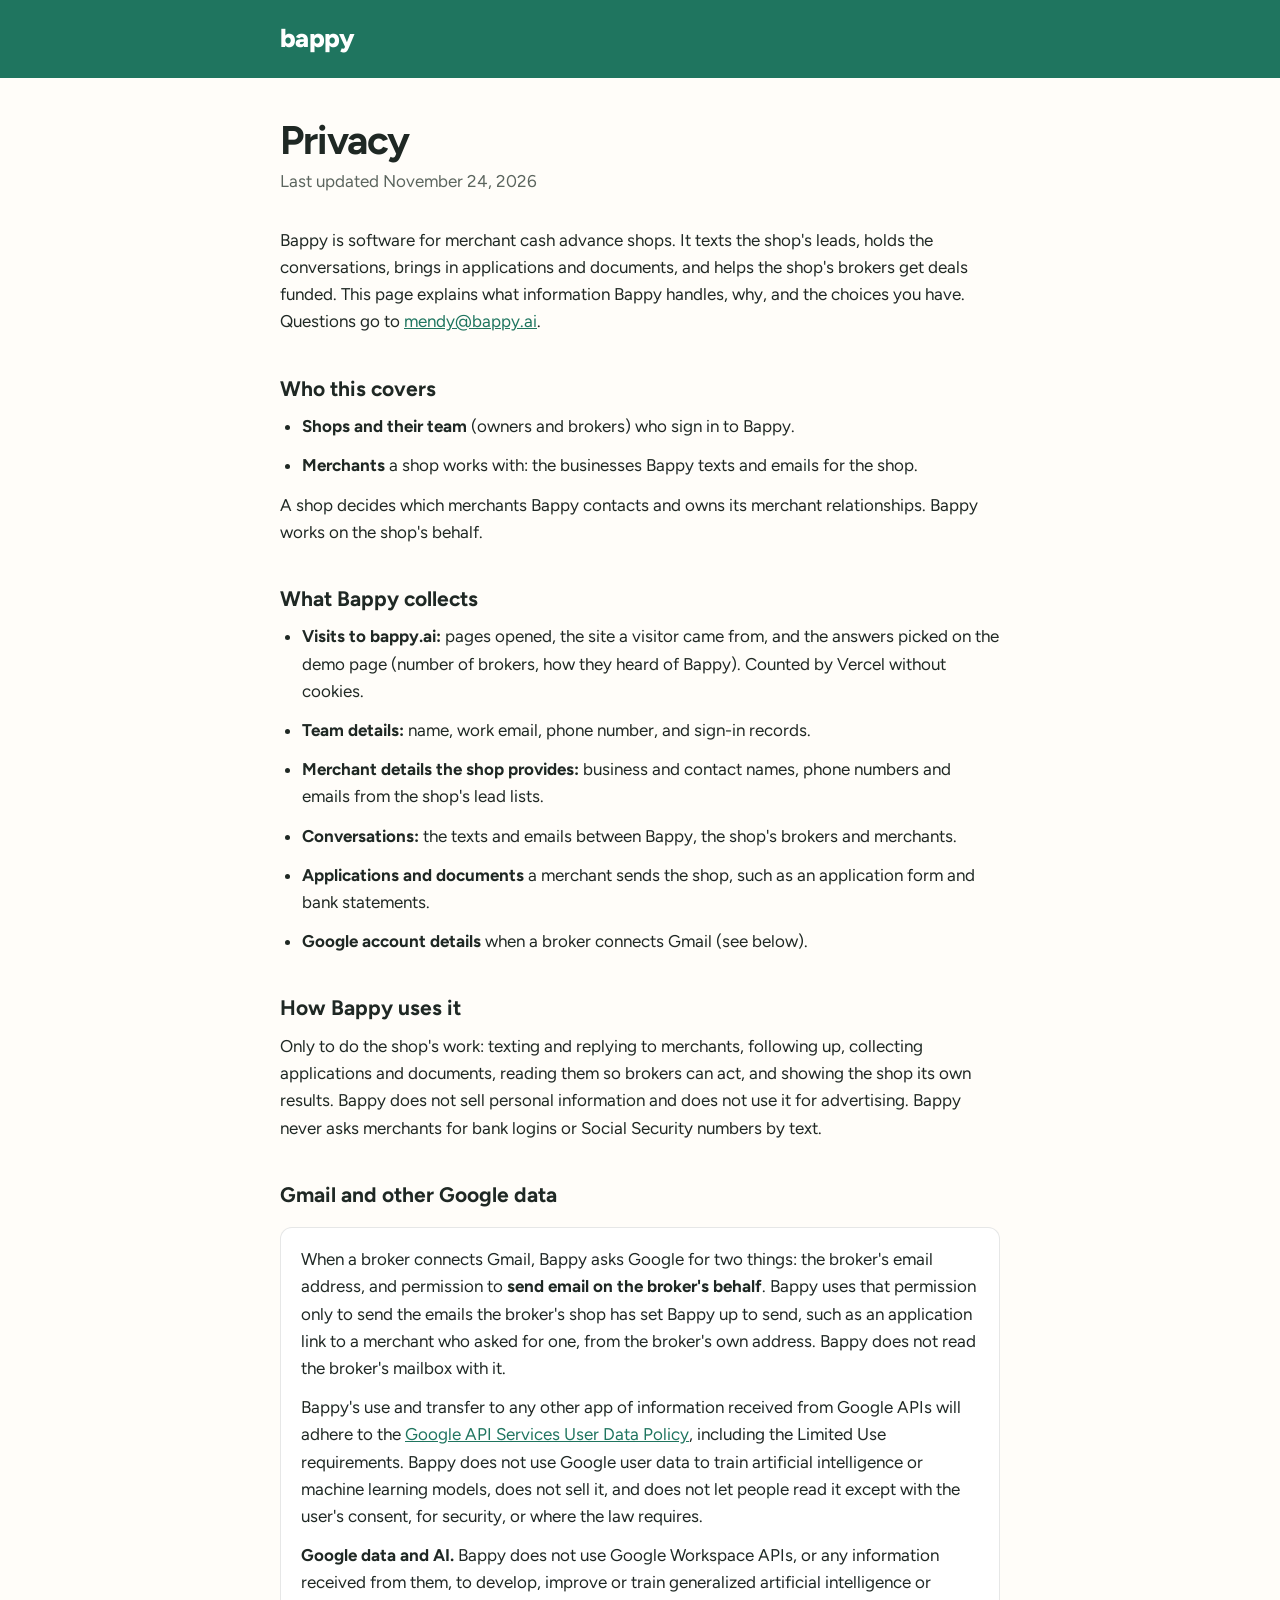
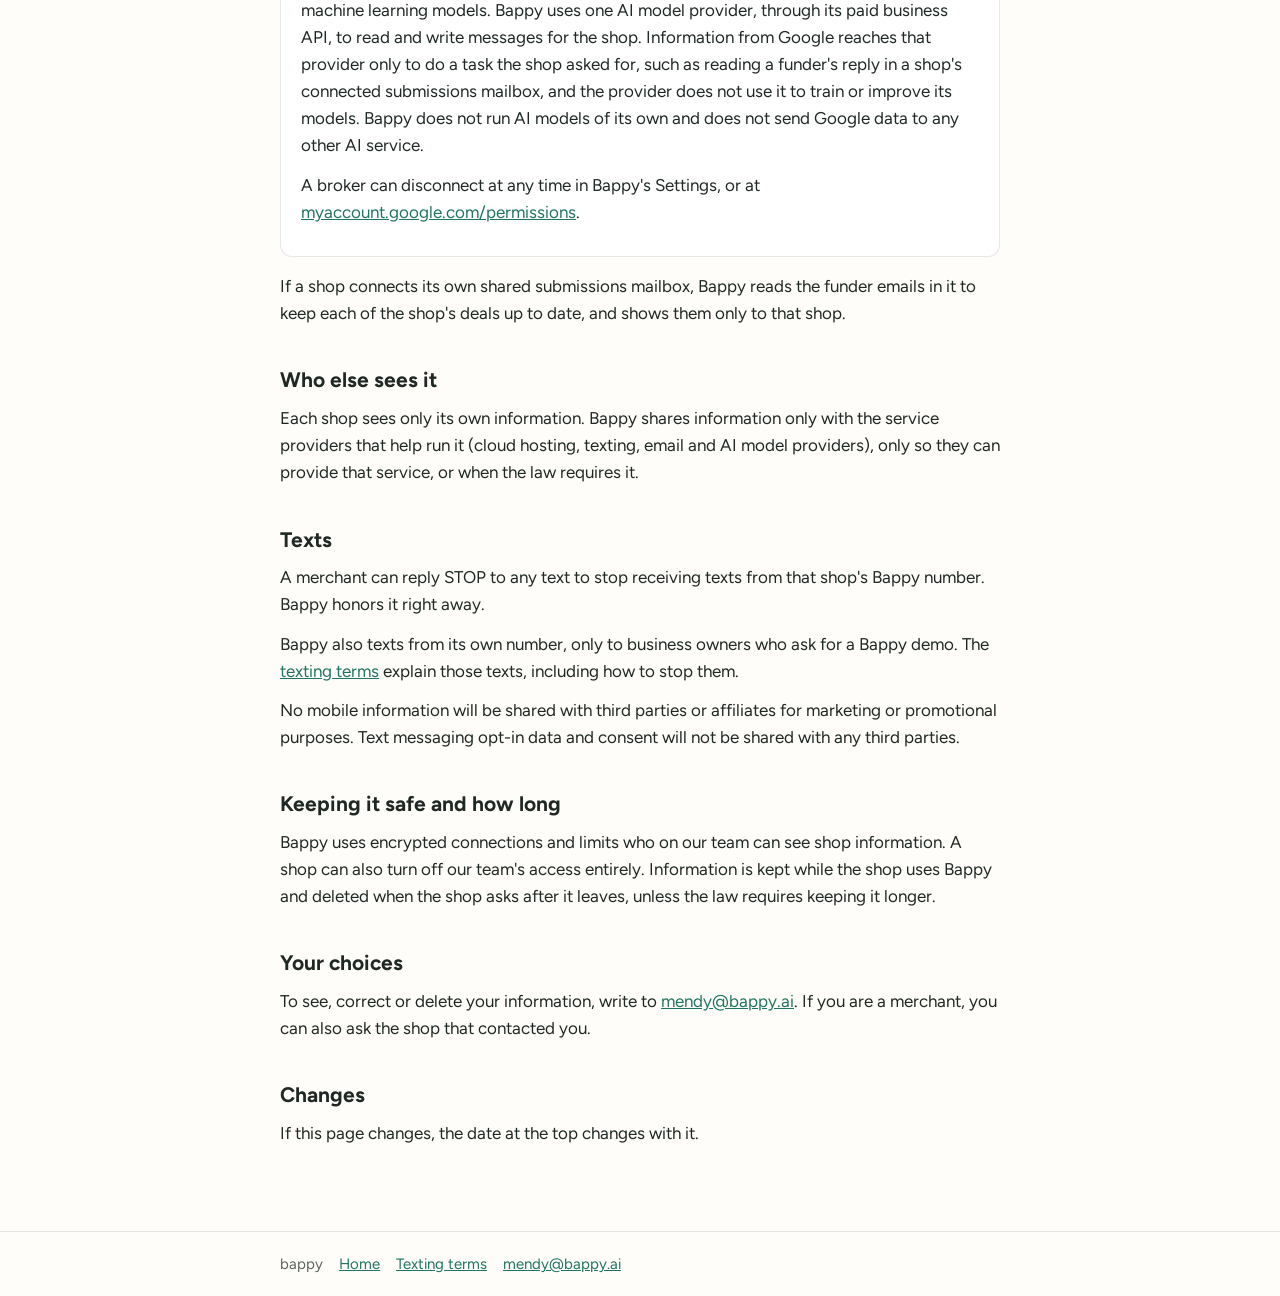
<file: privacy/index.html>
<!doctype html>
<html lang="en">
  <head>
    <meta charset="utf-8" />
    <meta name="viewport" content="width=device-width, initial-scale=1" />
    <title>Privacy | Bappy</title>
    <meta name="description" content="How Bappy handles the information shops, brokers and merchants trust it with." />
    <meta name="theme-color" content="#1f755f" />
    <link rel="icon" type="image/png" href="/favicon.png" />
    <link rel="apple-touch-icon" href="/apple-touch-icon.png" />
    <link rel="preconnect" href="https://fonts.googleapis.com" />
    <link rel="preconnect" href="https://fonts.gstatic.com" crossorigin />
    <link rel="stylesheet" href="https://fonts.googleapis.com/css2?family=Figtree:wght@400;500;600;700;800&display=swap" />
    <style>
      :root {
        --green: #1f755f;
        --ink: #1f2824;
        --soft: #5b655e;
        --paper: #fffdf9;
        --rule: #1c2b241c;
        --font: "Figtree", "Avenir Next", "Segoe UI", system-ui, sans-serif;
      }
      * { box-sizing: border-box; }
      body { margin: 0; background: var(--paper); color: var(--ink); font: 17px/1.6 var(--font); }
      header { background: var(--green); }
      header .in { max-width: 760px; margin: 0 auto; padding: 18px 20px; }
      header a { color: #fff; text-decoration: none; font-weight: 800; font-size: 26px; letter-spacing: -0.02em; }
      main { max-width: 760px; margin: 0 auto; padding: 40px 20px 72px; }
      h1 { font-size: 40px; line-height: 1.1; letter-spacing: -0.02em; margin: 0 0 6px; }
      .date { color: var(--soft); margin: 0 0 32px; }
      h2 { font-size: 21px; margin: 36px 0 8px; }
      p, li { margin: 0 0 12px; }
      ul { padding-left: 22px; margin: 0 0 12px; }
      a { color: var(--green); }
      .box { border: 1px solid var(--rule); border-radius: 12px; padding: 18px 20px; margin: 16px 0; background: #fff; }
      footer { border-top: 1px solid var(--rule); color: var(--soft); font-size: 15px; }
      footer .in { max-width: 760px; margin: 0 auto; padding: 20px; display: flex; gap: 16px; flex-wrap: wrap; }
      @media (max-width: 520px) { h1 { font-size: 32px; } body { font-size: 16px; } }
    </style>
  </head>
  <body>
    <header><div class="in"><a href="/">bappy</a></div></header>
    <main>
      <h1>Privacy</h1>
      <p class="date">Last updated November 24, 2026</p>

      <p>
        Bappy is software for merchant cash advance shops. It texts the shop's leads, holds the
        conversations, brings in applications and documents, and helps the shop's brokers get deals
        funded. This page explains what information Bappy handles, why, and the choices you have.
        Questions go to <a href="mailto:mendy@bappy.ai">mendy@bappy.ai</a>.
      </p>

      <h2>Who this covers</h2>
      <ul>
        <li><b>Shops and their team</b> (owners and brokers) who sign in to Bappy.</li>
        <li><b>Merchants</b> a shop works with: the businesses Bappy texts and emails for the shop.</li>
      </ul>
      <p>
        A shop decides which merchants Bappy contacts and owns its merchant relationships. Bappy works
        on the shop's behalf.
      </p>

      <h2>What Bappy collects</h2>
      <ul>
        <li>
          <b>Visits to bappy.ai:</b> pages opened, the site a visitor came from, and the answers picked on
          the demo page (number of brokers, how they heard of Bappy). Counted by Vercel without cookies.
        </li>
        <li><b>Team details:</b> name, work email, phone number, and sign-in records.</li>
        <li>
          <b>Merchant details the shop provides:</b> business and contact names, phone numbers and
          emails from the shop's lead lists.
        </li>
        <li>
          <b>Conversations:</b> the texts and emails between Bappy, the shop's brokers and merchants.
        </li>
        <li>
          <b>Applications and documents</b> a merchant sends the shop, such as an application form and
          bank statements.
        </li>
        <li>
          <b>Google account details</b> when a broker connects Gmail (see below).
        </li>
      </ul>

      <h2>How Bappy uses it</h2>
      <p>
        Only to do the shop's work: texting and replying to merchants, following up, collecting
        applications and documents, reading them so brokers can act, and showing the shop its own
        results. Bappy does not sell personal information and does not use it for advertising.
        Bappy never asks merchants for bank logins or Social Security numbers by text.
      </p>

      <h2>Gmail and other Google data</h2>
      <div class="box">
        <p>
          When a broker connects Gmail, Bappy asks Google for two things: the broker's email address,
          and permission to <b>send email on the broker's behalf</b>. Bappy uses that permission only
          to send the emails the broker's shop has set Bappy up to send, such as an application link to
          a merchant who asked for one, from the broker's own address. Bappy does not read the
          broker's mailbox with it.
        </p>
        <p>
          Bappy's use and transfer to any other app of information received from Google APIs will
          adhere to the
          <a href="https://developers.google.com/terms/api-services-user-data-policy">Google API Services User Data Policy</a>,
          including the Limited Use requirements. Bappy does not use Google user data to train
          artificial intelligence or machine learning models, does not sell it, and does not let people
          read it except with the user's consent, for security, or where the law requires.
        </p>
        <p>
          <b>Google data and AI.</b> Bappy does not use Google Workspace APIs, or any information
          received from them, to develop, improve or train generalized artificial intelligence or
          machine learning models. Bappy uses one AI model provider, through its paid business API,
          to read and write messages for the shop. Information from Google reaches that provider only
          to do a task the shop asked for, such as reading a funder's reply in a shop's connected
          submissions mailbox, and the provider does not use it to train or improve its models.
          Bappy does not run AI models of its own and does not send Google data to any other AI
          service.
        </p>
        <p>
          A broker can disconnect at any time in Bappy's Settings, or at
          <a href="https://myaccount.google.com/permissions">myaccount.google.com/permissions</a>.
        </p>
      </div>
      <p>
        If a shop connects its own shared submissions mailbox, Bappy reads the funder emails in it to
        keep each of the shop's deals up to date, and shows them only to that shop.
      </p>

      <h2>Who else sees it</h2>
      <p>
        Each shop sees only its own information. Bappy shares information only with the service
        providers that help run it (cloud hosting, texting, email and AI model providers), only so
        they can provide that service, or when the law requires it.
      </p>

      <h2>Texts</h2>
      <p>
        A merchant can reply STOP to any text to stop receiving texts from that shop's Bappy number.
        Bappy honors it right away.
      </p>
      <p>
        Bappy also texts from its own number, only to business owners who ask for a Bappy demo. The
        <a href="/terms">texting terms</a> explain those texts, including how to stop them.
      </p>
      <p>
        No mobile information will be shared with third parties or affiliates for marketing or
        promotional purposes. Text messaging opt-in data and consent will not be shared with any third
        parties.
      </p>

      <h2>Keeping it safe and how long</h2>
      <p>
        Bappy uses encrypted connections and limits who on our team can see shop information. A shop
        can also turn off our team's access entirely. Information is kept while the shop uses Bappy and
        deleted when the shop asks after it leaves, unless the law requires keeping it longer.
      </p>

      <h2>Your choices</h2>
      <p>
        To see, correct or delete your information, write to
        <a href="mailto:mendy@bappy.ai">mendy@bappy.ai</a>. If you are a merchant, you can also ask the
        shop that contacted you.
      </p>

      <h2>Changes</h2>
      <p>If this page changes, the date at the top changes with it.</p>
    </main>
    <footer><div class="in"><span>bappy</span><a href="/">Home</a><a href="/terms">Texting terms</a><a href="mailto:mendy@bappy.ai">mendy@bappy.ai</a></div></footer>
  </body>
</html>
</file>
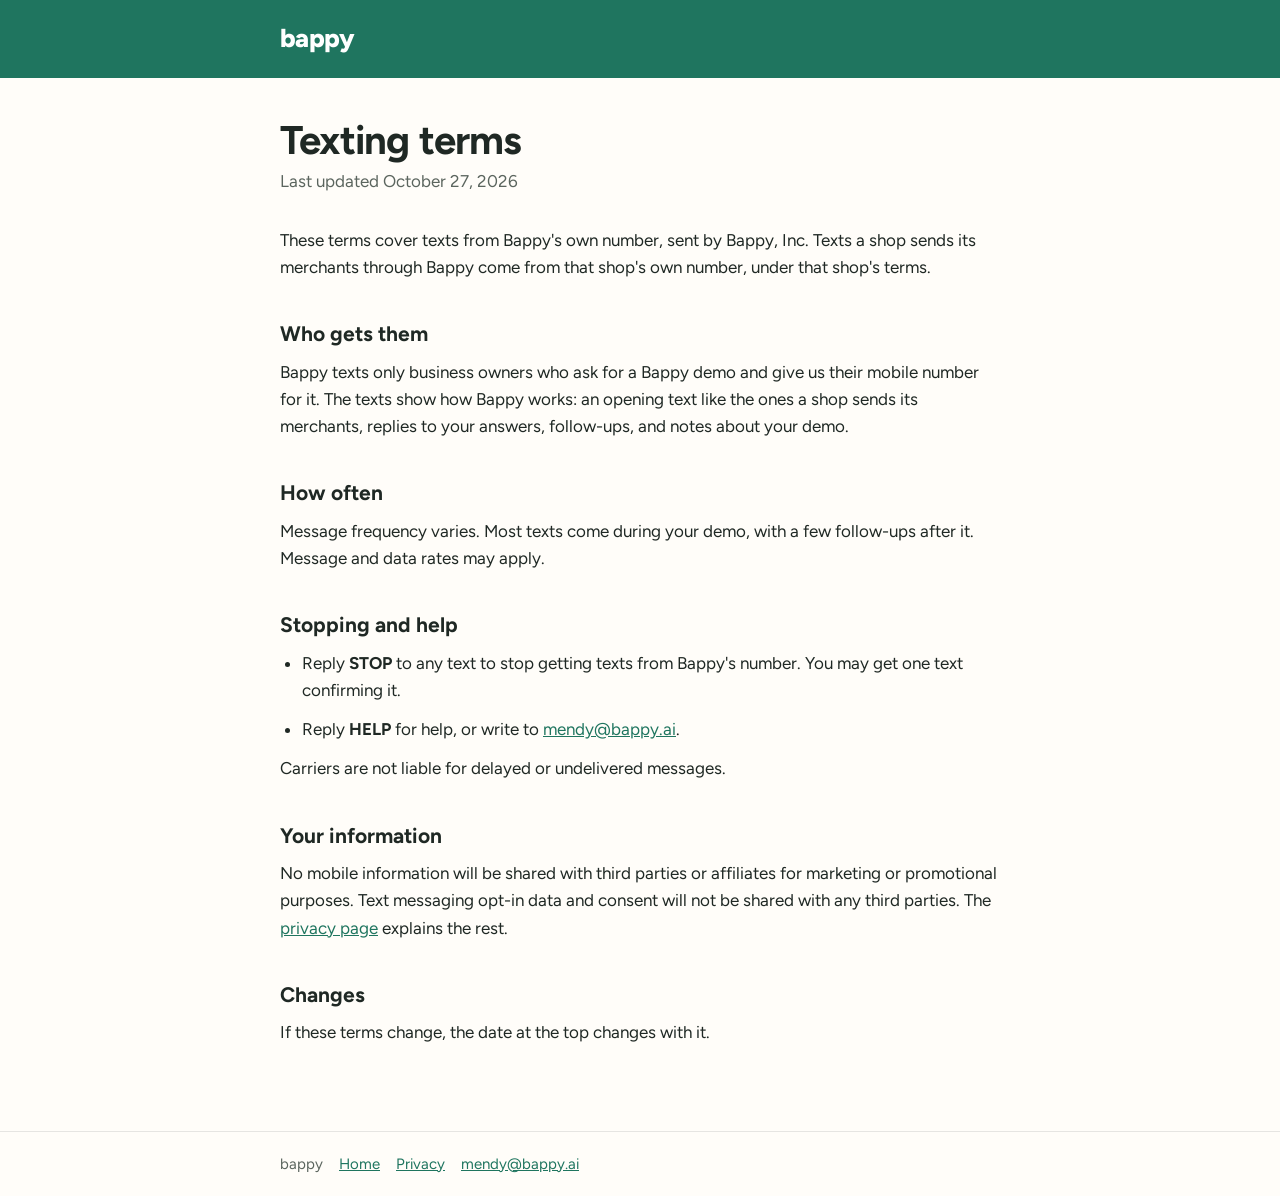
<file: terms/index.html>
<!doctype html>
<html lang="en">
  <head>
    <meta charset="utf-8" />
    <meta name="viewport" content="width=device-width, initial-scale=1" />
    <title>Texting terms | Bappy</title>
    <meta name="description" content="The terms for texts from Bappy's own number: who gets them, how often, and how to stop them." />
    <meta name="theme-color" content="#1f755f" />
    <link rel="icon" type="image/png" href="/favicon.png" />
    <link rel="apple-touch-icon" href="/apple-touch-icon.png" />
    <link rel="preconnect" href="https://fonts.googleapis.com" />
    <link rel="preconnect" href="https://fonts.gstatic.com" crossorigin />
    <link rel="stylesheet" href="https://fonts.googleapis.com/css2?family=Figtree:wght@400;500;600;700;800&display=swap" />
    <style>
      :root {
        --green: #1f755f;
        --ink: #1f2824;
        --soft: #5b655e;
        --paper: #fffdf9;
        --rule: #1c2b241c;
        --font: "Figtree", "Avenir Next", "Segoe UI", system-ui, sans-serif;
      }
      * { box-sizing: border-box; }
      body { margin: 0; background: var(--paper); color: var(--ink); font: 17px/1.6 var(--font); }
      header { background: var(--green); }
      header .in { max-width: 760px; margin: 0 auto; padding: 18px 20px; }
      header a { color: #fff; text-decoration: none; font-weight: 800; font-size: 26px; letter-spacing: -0.02em; }
      main { max-width: 760px; margin: 0 auto; padding: 40px 20px 72px; }
      h1 { font-size: 40px; line-height: 1.1; letter-spacing: -0.02em; margin: 0 0 6px; }
      .date { color: var(--soft); margin: 0 0 32px; }
      h2 { font-size: 21px; margin: 36px 0 8px; }
      p, li { margin: 0 0 12px; }
      ul { padding-left: 22px; margin: 0 0 12px; }
      a { color: var(--green); }
      .box { border: 1px solid var(--rule); border-radius: 12px; padding: 18px 20px; margin: 16px 0; background: #fff; }
      footer { border-top: 1px solid var(--rule); color: var(--soft); font-size: 15px; }
      footer .in { max-width: 760px; margin: 0 auto; padding: 20px; display: flex; gap: 16px; flex-wrap: wrap; }
      @media (max-width: 520px) { h1 { font-size: 32px; } body { font-size: 16px; } }
    </style>
  </head>
  <body>
    <header><div class="in"><a href="/">bappy</a></div></header>
    <main>
      <h1>Texting terms</h1>
      <p class="date">Last updated October 27, 2026</p>

      <p>
        These terms cover texts from Bappy's own number, sent by Bappy, Inc. Texts a shop sends its
        merchants through Bappy come from that shop's own number, under that shop's terms.
      </p>

      <h2>Who gets them</h2>
      <p>
        Bappy texts only business owners who ask for a Bappy demo and give us their mobile number for
        it. The texts show how Bappy works: an opening text like the ones a shop sends its merchants,
        replies to your answers, follow-ups, and notes about your demo.
      </p>

      <h2>How often</h2>
      <p>
        Message frequency varies. Most texts come during your demo, with a few follow-ups after it.
        Message and data rates may apply.
      </p>

      <h2>Stopping and help</h2>
      <ul>
        <li>Reply <b>STOP</b> to any text to stop getting texts from Bappy's number. You may get one text confirming it.</li>
        <li>Reply <b>HELP</b> for help, or write to <a href="mailto:mendy@bappy.ai">mendy@bappy.ai</a>.</li>
      </ul>
      <p>Carriers are not liable for delayed or undelivered messages.</p>

      <h2>Your information</h2>
      <p>
        No mobile information will be shared with third parties or affiliates for marketing or
        promotional purposes. Text messaging opt-in data and consent will not be shared with any third
        parties. The <a href="/privacy">privacy page</a> explains the rest.
      </p>

      <h2>Changes</h2>
      <p>If these terms change, the date at the top changes with it.</p>
    </main>
    <footer><div class="in"><span>bappy</span><a href="/">Home</a><a href="/privacy">Privacy</a><a href="mailto:mendy@bappy.ai">mendy@bappy.ai</a></div></footer>
  </body>
</html>
</file>
